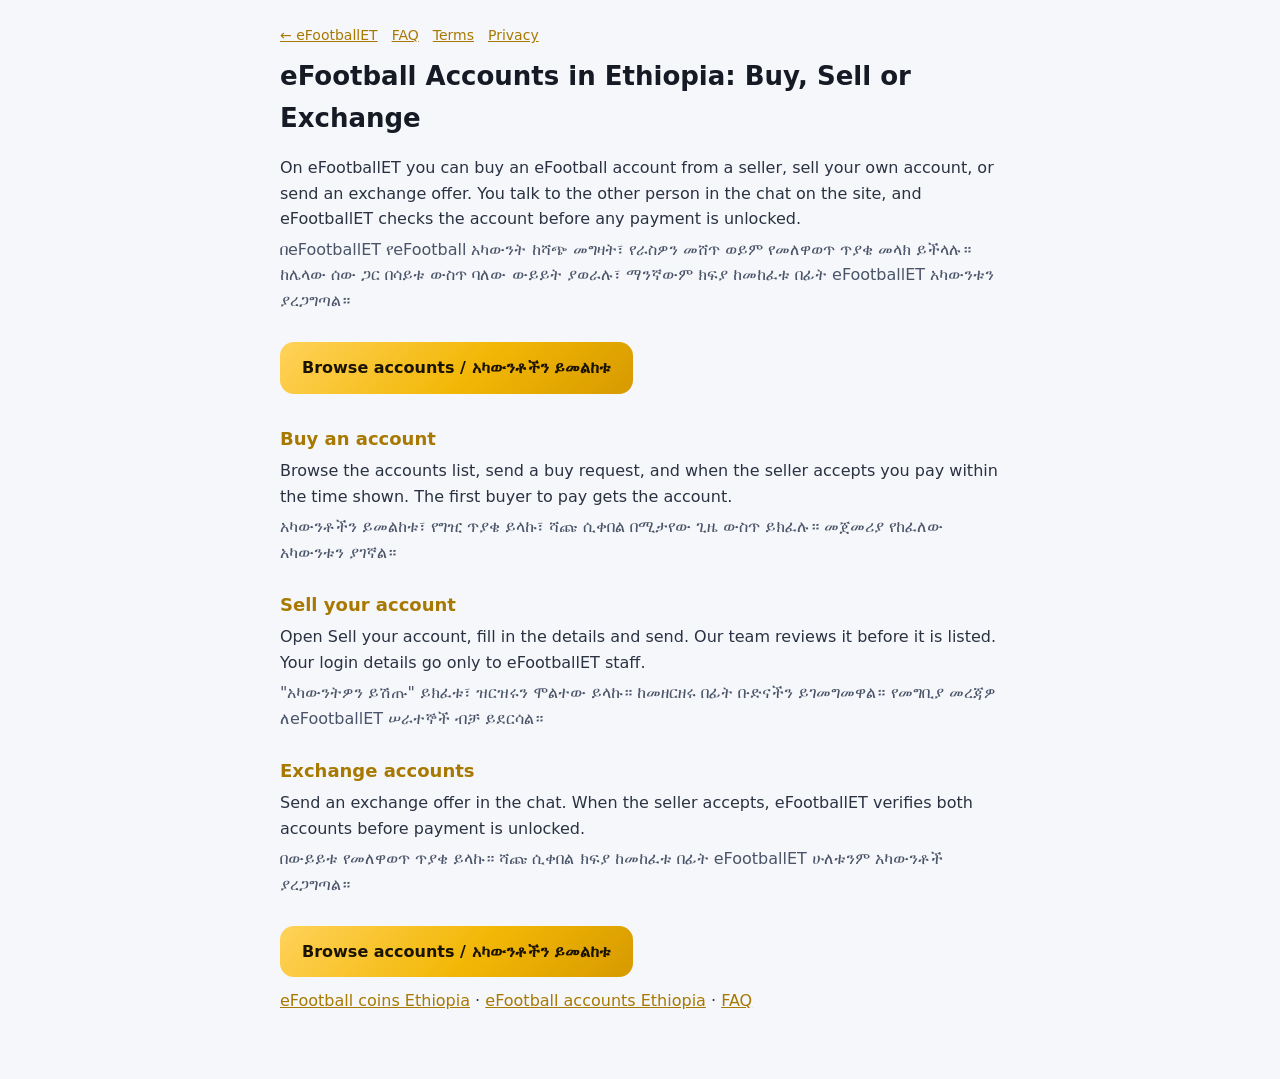
<file: efootball-accounts-ethiopia.html>
<!doctype html><html lang="en"><head><meta charset="utf-8"><meta name="viewport" content="width=device-width,initial-scale=1"><title>eFootball Accounts in Ethiopia: Buy, Sell or Exchange - eFootballET</title><meta name="description" content="Buy, sell or exchange eFootball accounts in Ethiopia. Chat with sellers inside the site, and eFootballET verifies the account before any payment."><link rel="canonical" href="https://efootballet.store/efootball-accounts-ethiopia.html"><meta name="robots" content="index,follow"><meta property="og:title" content="eFootball Accounts in Ethiopia: Buy, Sell or Exchange - eFootballET"><meta property="og:description" content="Buy, sell or exchange eFootball accounts in Ethiopia. Chat with sellers inside the site, and eFootballET verifies the account before any payment."><meta property="og:type" content="website"><style>:root{color-scheme:dark light}body{margin:0;background:#0b0f17;color:#e8ecf3;font:16px/1.6 system-ui,-apple-system,Segoe UI,Roboto,sans-serif}main{max-width:720px;margin:0 auto;padding:24px 18px 60px}h1{font-size:26px;margin:.2em 0 .6em}h2{font-size:18px;margin:1.4em 0 .2em;color:#F2B705}p{margin:.3em 0;color:#c9d0dd}.am{color:#aeb7c8;margin-bottom:.9em}a{color:#F2B705}.top{display:flex;gap:14px;flex-wrap:wrap;margin-bottom:10px;font-size:14px}@media(prefers-color-scheme:light){body{background:#f6f7fb;color:#151a24}p{color:#2a3242}.am{color:#4a5468}h2{color:#a87900}a{color:#a87900}}.cta{display:inline-block;margin:14px 0 6px;padding:13px 22px;border-radius:14px;background:linear-gradient(135deg,#FFD25A,#F2B705 55%,#D79A00);color:#1a1300!important;font-weight:800;text-decoration:none}ul,ol{padding-left:20px;color:#c9d0dd;margin:.3em 0}li{margin:.25em 0}@media(prefers-color-scheme:light){ul,ol{color:#2a3242}}</style></head><body><main><div class="top"><a href="/">&larr; eFootballET</a><a href="/faq.html">FAQ</a><a href="/terms.html">Terms</a><a href="/privacy.html">Privacy</a></div><h1>eFootball Accounts in Ethiopia: Buy, Sell or Exchange</h1><p>On eFootballET you can buy an eFootball account from a seller, sell your own account, or send an exchange offer. You talk to the other person in the chat on the site, and eFootballET checks the account before any payment is unlocked.</p><p class="am">በeFootballET የeFootball አካውንት ከሻጭ መግዛት፣ የራስዎን መሸጥ ወይም የመለዋወጥ ጥያቄ መላክ ይችላሉ። ከሌላው ሰው ጋር በሳይቱ ውስጥ ባለው ውይይት ያወራሉ፣ ማንኛውም ክፍያ ከመከፈቱ በፊት eFootballET አካውንቱን ያረጋግጣል።</p><a class="cta" href="/">Browse accounts / አካውንቶችን ይመልከቱ</a><h2>Buy an account</h2><p>Browse the accounts list, send a buy request, and when the seller accepts you pay within the time shown. The first buyer to pay gets the account.</p><p class="am">አካውንቶችን ይመልከቱ፣ የግዢ ጥያቄ ይላኩ፣ ሻጩ ሲቀበል በሚታየው ጊዜ ውስጥ ይክፈሉ። መጀመሪያ የከፈለው አካውንቱን ያገኛል።</p><h2>Sell your account</h2><p>Open Sell your account, fill in the details and send. Our team reviews it before it is listed. Your login details go only to eFootballET staff.</p><p class="am">"አካውንትዎን ይሽጡ" ይክፈቱ፣ ዝርዝሩን ሞልተው ይላኩ። ከመዘርዘሩ በፊት ቡድናችን ይገመግመዋል። የመግቢያ መረጃዎ ለeFootballET ሠራተኞች ብቻ ይደርሳል።</p><h2>Exchange accounts</h2><p>Send an exchange offer in the chat. When the seller accepts, eFootballET verifies both accounts before payment is unlocked.</p><p class="am">በውይይቱ የመለዋወጥ ጥያቄ ይላኩ። ሻጩ ሲቀበል ክፍያ ከመከፈቱ በፊት eFootballET ሁለቱንም አካውንቶች ያረጋግጣል።</p><a class="cta" href="/">Browse accounts / አካውንቶችን ይመልከቱ</a><p><a href="/efootball-coins-ethiopia.html">eFootball coins Ethiopia</a> &middot; <a href="/efootball-accounts-ethiopia.html">eFootball accounts Ethiopia</a> &middot; <a href="/faq.html">FAQ</a></p></main></body></html>
</file>
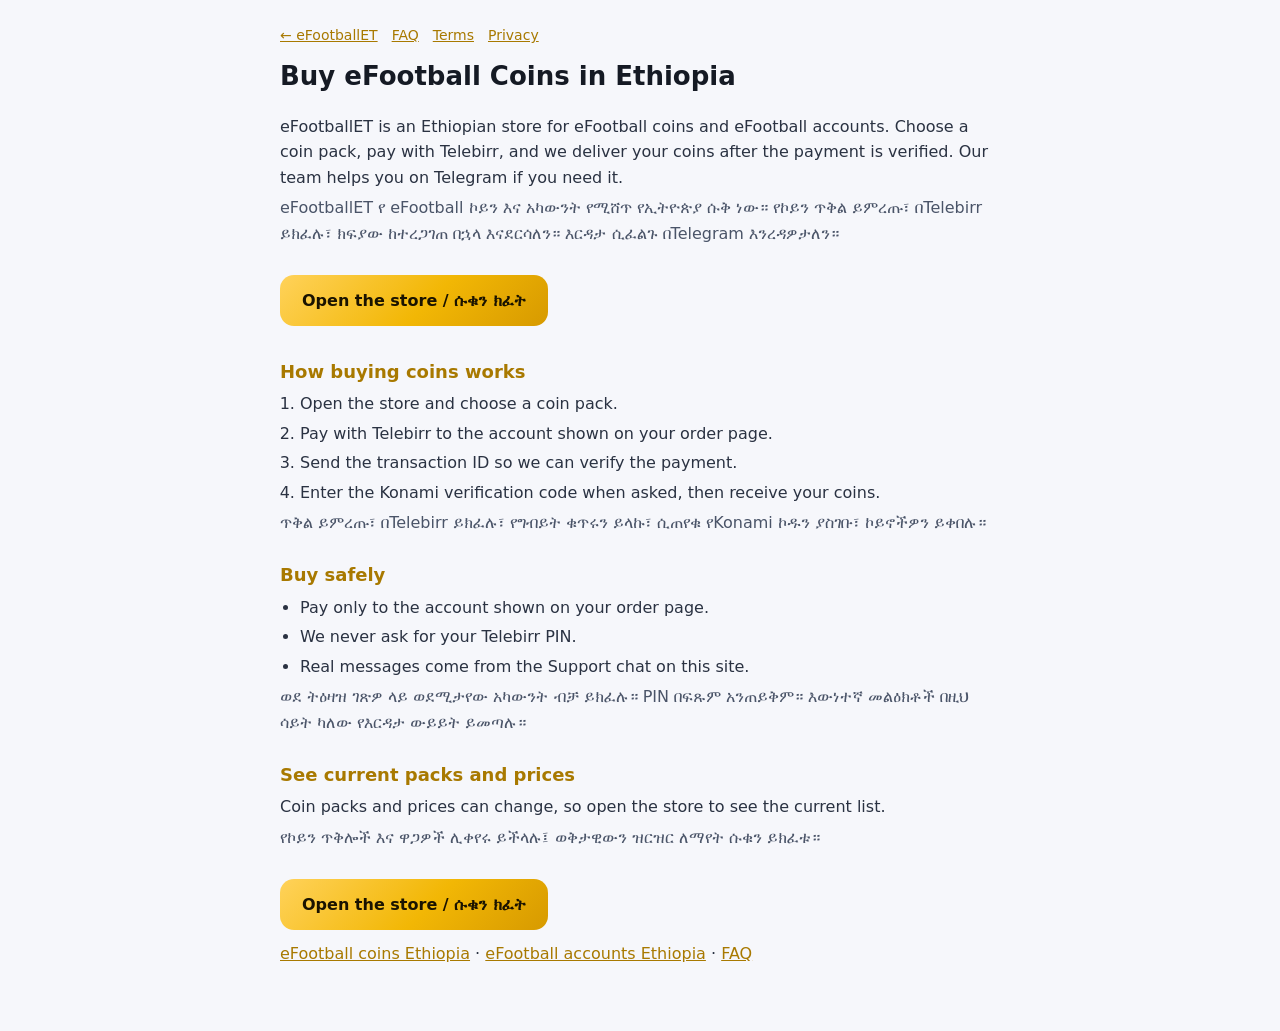
<file: efootball-coins-ethiopia.html>
<!doctype html><html lang="en"><head><meta charset="utf-8"><meta name="viewport" content="width=device-width,initial-scale=1"><title>Buy eFootball Coins in Ethiopia - eFootballET</title><meta name="description" content="Buy eFootball coins in Ethiopia. Choose a coin pack, pay with Telebirr and get your coins after payment is verified. Telegram support."><link rel="canonical" href="https://efootballet.store/efootball-coins-ethiopia.html"><meta name="robots" content="index,follow"><meta property="og:title" content="Buy eFootball Coins in Ethiopia - eFootballET"><meta property="og:description" content="Buy eFootball coins in Ethiopia. Choose a coin pack, pay with Telebirr and get your coins after payment is verified. Telegram support."><meta property="og:type" content="website"><style>:root{color-scheme:dark light}body{margin:0;background:#0b0f17;color:#e8ecf3;font:16px/1.6 system-ui,-apple-system,Segoe UI,Roboto,sans-serif}main{max-width:720px;margin:0 auto;padding:24px 18px 60px}h1{font-size:26px;margin:.2em 0 .6em}h2{font-size:18px;margin:1.4em 0 .2em;color:#F2B705}p{margin:.3em 0;color:#c9d0dd}.am{color:#aeb7c8;margin-bottom:.9em}a{color:#F2B705}.top{display:flex;gap:14px;flex-wrap:wrap;margin-bottom:10px;font-size:14px}@media(prefers-color-scheme:light){body{background:#f6f7fb;color:#151a24}p{color:#2a3242}.am{color:#4a5468}h2{color:#a87900}a{color:#a87900}}.cta{display:inline-block;margin:14px 0 6px;padding:13px 22px;border-radius:14px;background:linear-gradient(135deg,#FFD25A,#F2B705 55%,#D79A00);color:#1a1300!important;font-weight:800;text-decoration:none}ul,ol{padding-left:20px;color:#c9d0dd;margin:.3em 0}li{margin:.25em 0}@media(prefers-color-scheme:light){ul,ol{color:#2a3242}}</style></head><body><main><div class="top"><a href="/">&larr; eFootballET</a><a href="/faq.html">FAQ</a><a href="/terms.html">Terms</a><a href="/privacy.html">Privacy</a></div><h1>Buy eFootball Coins in Ethiopia</h1><p>eFootballET is an Ethiopian store for eFootball coins and eFootball accounts. Choose a coin pack, pay with Telebirr, and we deliver your coins after the payment is verified. Our team helps you on Telegram if you need it.</p><p class="am">eFootballET የ eFootball ኮይን እና አካውንት የሚሸጥ የኢትዮጵያ ሱቅ ነው። የኮይን ጥቅል ይምረጡ፣ በTelebirr ይክፈሉ፣ ክፍያው ከተረጋገጠ በኋላ እናደርሳለን። እርዳታ ሲፈልጉ በTelegram እንረዳዎታለን።</p><a class="cta" href="/">Open the store / ሱቁን ክፈት</a><h2>How buying coins works</h2><ol><li>Open the store and choose a coin pack.</li><li>Pay with Telebirr to the account shown on your order page.</li><li>Send the transaction ID so we can verify the payment.</li><li>Enter the Konami verification code when asked, then receive your coins.</li></ol><p class="am">ጥቅል ይምረጡ፣ በTelebirr ይክፈሉ፣ የግብይት ቁጥሩን ይላኩ፣ ሲጠየቁ የKonami ኮዱን ያስገቡ፣ ኮይኖችዎን ይቀበሉ።</p><h2>Buy safely</h2><ul><li>Pay only to the account shown on your order page.</li><li>We never ask for your Telebirr PIN.</li><li>Real messages come from the Support chat on this site.</li></ul><p class="am">ወደ ትዕዛዝ ገጽዎ ላይ ወደሚታየው አካውንት ብቻ ይክፈሉ። PIN በፍጹም አንጠይቅም። እውነተኛ መልዕክቶች በዚህ ሳይት ካለው የእርዳታ ውይይት ይመጣሉ።</p><h2>See current packs and prices</h2><p>Coin packs and prices can change, so open the store to see the current list.</p><p class="am">የኮይን ጥቅሎች እና ዋጋዎች ሊቀየሩ ይችላሉ፤ ወቅታዊውን ዝርዝር ለማየት ሱቁን ይክፈቱ።</p><a class="cta" href="/">Open the store / ሱቁን ክፈት</a><p><a href="/efootball-coins-ethiopia.html">eFootball coins Ethiopia</a> &middot; <a href="/efootball-accounts-ethiopia.html">eFootball accounts Ethiopia</a> &middot; <a href="/faq.html">FAQ</a></p></main></body></html>
</file>
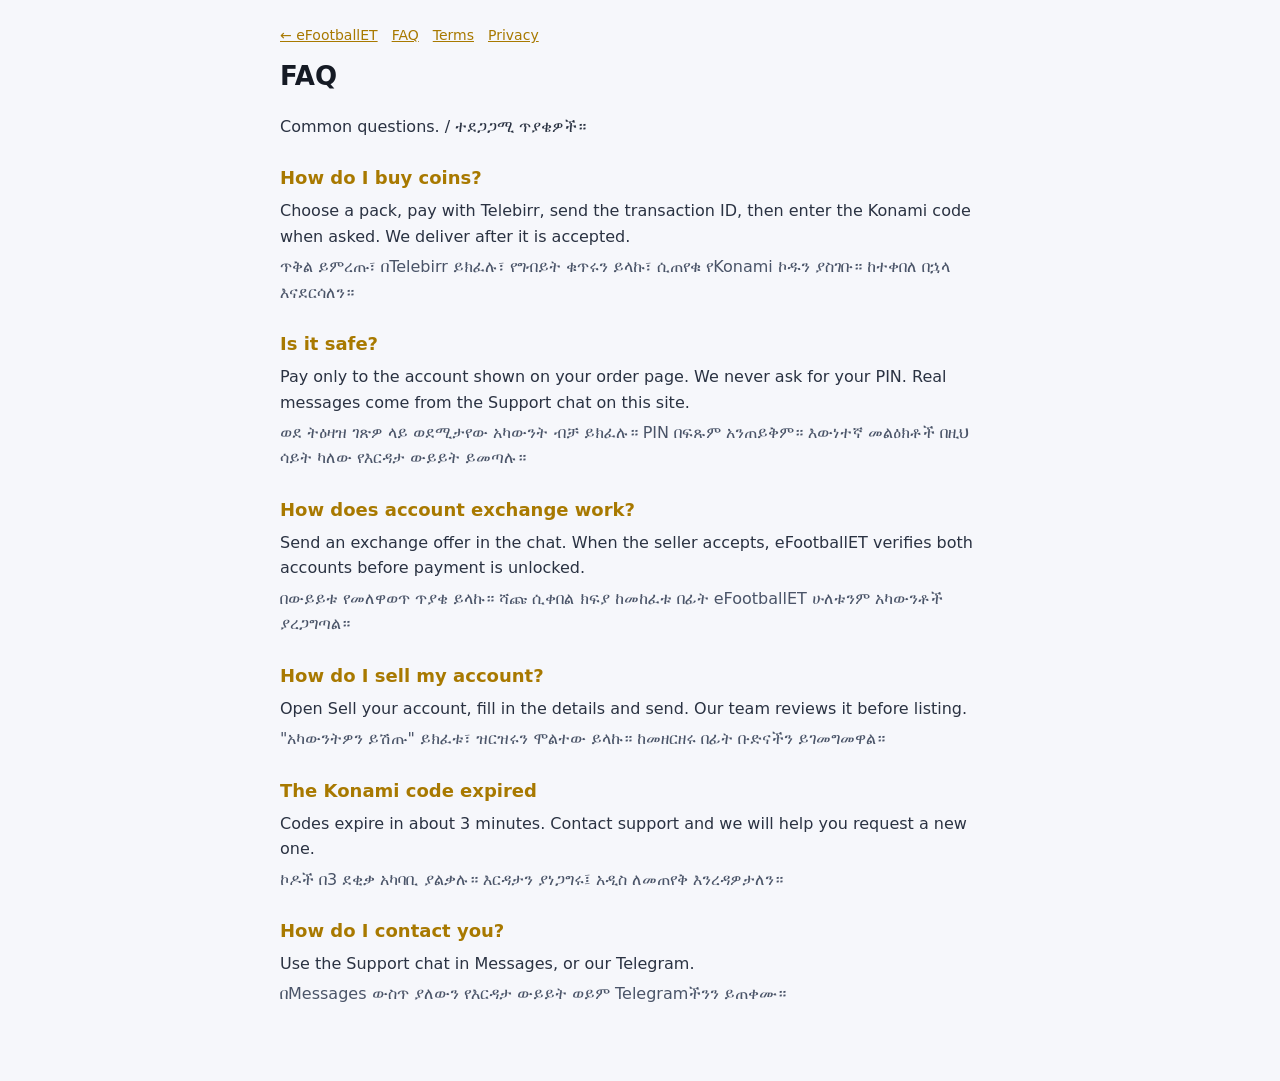
<file: faq.html>
<!doctype html><html lang="en"><head><meta charset="utf-8"><meta name="viewport" content="width=device-width,initial-scale=1"><title>FAQ - eFootballET</title><meta name="robots" content="index,follow"><style>:root{color-scheme:dark light}body{margin:0;background:#0b0f17;color:#e8ecf3;font:16px/1.6 system-ui,-apple-system,Segoe UI,Roboto,sans-serif}main{max-width:720px;margin:0 auto;padding:24px 18px 60px}h1{font-size:26px;margin:.2em 0 .6em}h2{font-size:18px;margin:1.4em 0 .2em;color:#F2B705}p{margin:.3em 0;color:#c9d0dd}.am{color:#aeb7c8;margin-bottom:.9em}a{color:#F2B705}.top{display:flex;gap:14px;flex-wrap:wrap;margin-bottom:10px;font-size:14px}@media(prefers-color-scheme:light){body{background:#f6f7fb;color:#151a24}p{color:#2a3242}.am{color:#4a5468}h2{color:#a87900}a{color:#a87900}}</style><link rel="canonical" href="https://efootballet.store/faq.html"><script type="application/ld+json">{"@context": "https://schema.org", "@type": "FAQPage", "mainEntity": [{"@type": "Question", "name": "How do I buy coins?", "acceptedAnswer": {"@type": "Answer", "text": "Choose a pack, pay with Telebirr, send the transaction ID, then enter the Konami code when asked. We deliver after it is accepted."}}, {"@type": "Question", "name": "Is it safe?", "acceptedAnswer": {"@type": "Answer", "text": "Pay only to the account shown on your order page. We never ask for your PIN. Real messages come from the Support chat on this site."}}, {"@type": "Question", "name": "How does account exchange work?", "acceptedAnswer": {"@type": "Answer", "text": "Send an exchange offer in the chat. When the seller accepts, eFootballET verifies both accounts before payment is unlocked."}}, {"@type": "Question", "name": "How do I sell my account?", "acceptedAnswer": {"@type": "Answer", "text": "Open Sell your account, fill in the details and send. Our team reviews it before listing."}}, {"@type": "Question", "name": "The Konami code expired", "acceptedAnswer": {"@type": "Answer", "text": "Codes expire in about 3 minutes. Contact support and we will help you request a new one."}}, {"@type": "Question", "name": "How do I contact you?", "acceptedAnswer": {"@type": "Answer", "text": "Use the Support chat in Messages, or our Telegram."}}]}</script></head><body><main><div class="top"><a href="/">&larr; eFootballET</a><a href="/faq.html">FAQ</a><a href="/terms.html">Terms</a><a href="/privacy.html">Privacy</a></div><h1>FAQ</h1><p>Common questions. / ተደጋጋሚ ጥያቄዎች።</p><h2>How do I buy coins?</h2><p>Choose a pack, pay with Telebirr, send the transaction ID, then enter the Konami code when asked. We deliver after it is accepted.</p><p class="am">ጥቅል ይምረጡ፣ በTelebirr ይክፈሉ፣ የግብይት ቁጥሩን ይላኩ፣ ሲጠየቁ የKonami ኮዱን ያስገቡ። ከተቀበለ በኋላ እናደርሳለን።</p><h2>Is it safe?</h2><p>Pay only to the account shown on your order page. We never ask for your PIN. Real messages come from the Support chat on this site.</p><p class="am">ወደ ትዕዛዝ ገጽዎ ላይ ወደሚታየው አካውንት ብቻ ይክፈሉ። PIN በፍጹም አንጠይቅም። እውነተኛ መልዕክቶች በዚህ ሳይት ካለው የእርዳታ ውይይት ይመጣሉ።</p><h2>How does account exchange work?</h2><p>Send an exchange offer in the chat. When the seller accepts, eFootballET verifies both accounts before payment is unlocked.</p><p class="am">በውይይቱ የመለዋወጥ ጥያቄ ይላኩ። ሻጩ ሲቀበል ክፍያ ከመከፈቱ በፊት eFootballET ሁለቱንም አካውንቶች ያረጋግጣል።</p><h2>How do I sell my account?</h2><p>Open Sell your account, fill in the details and send. Our team reviews it before listing.</p><p class="am">"አካውንትዎን ይሽጡ" ይክፈቱ፣ ዝርዝሩን ሞልተው ይላኩ። ከመዘርዘሩ በፊት ቡድናችን ይገመግመዋል።</p><h2>The Konami code expired</h2><p>Codes expire in about 3 minutes. Contact support and we will help you request a new one.</p><p class="am">ኮዶች በ3 ደቂቃ አካባቢ ያልቃሉ። እርዳታን ያነጋግሩ፤ አዲስ ለመጠየቅ እንረዳዎታለን።</p><h2>How do I contact you?</h2><p>Use the Support chat in Messages, or our Telegram.</p><p class="am">በMessages ውስጥ ያለውን የእርዳታ ውይይት ወይም Telegramችንን ይጠቀሙ።</p></main></body></html>
</file>
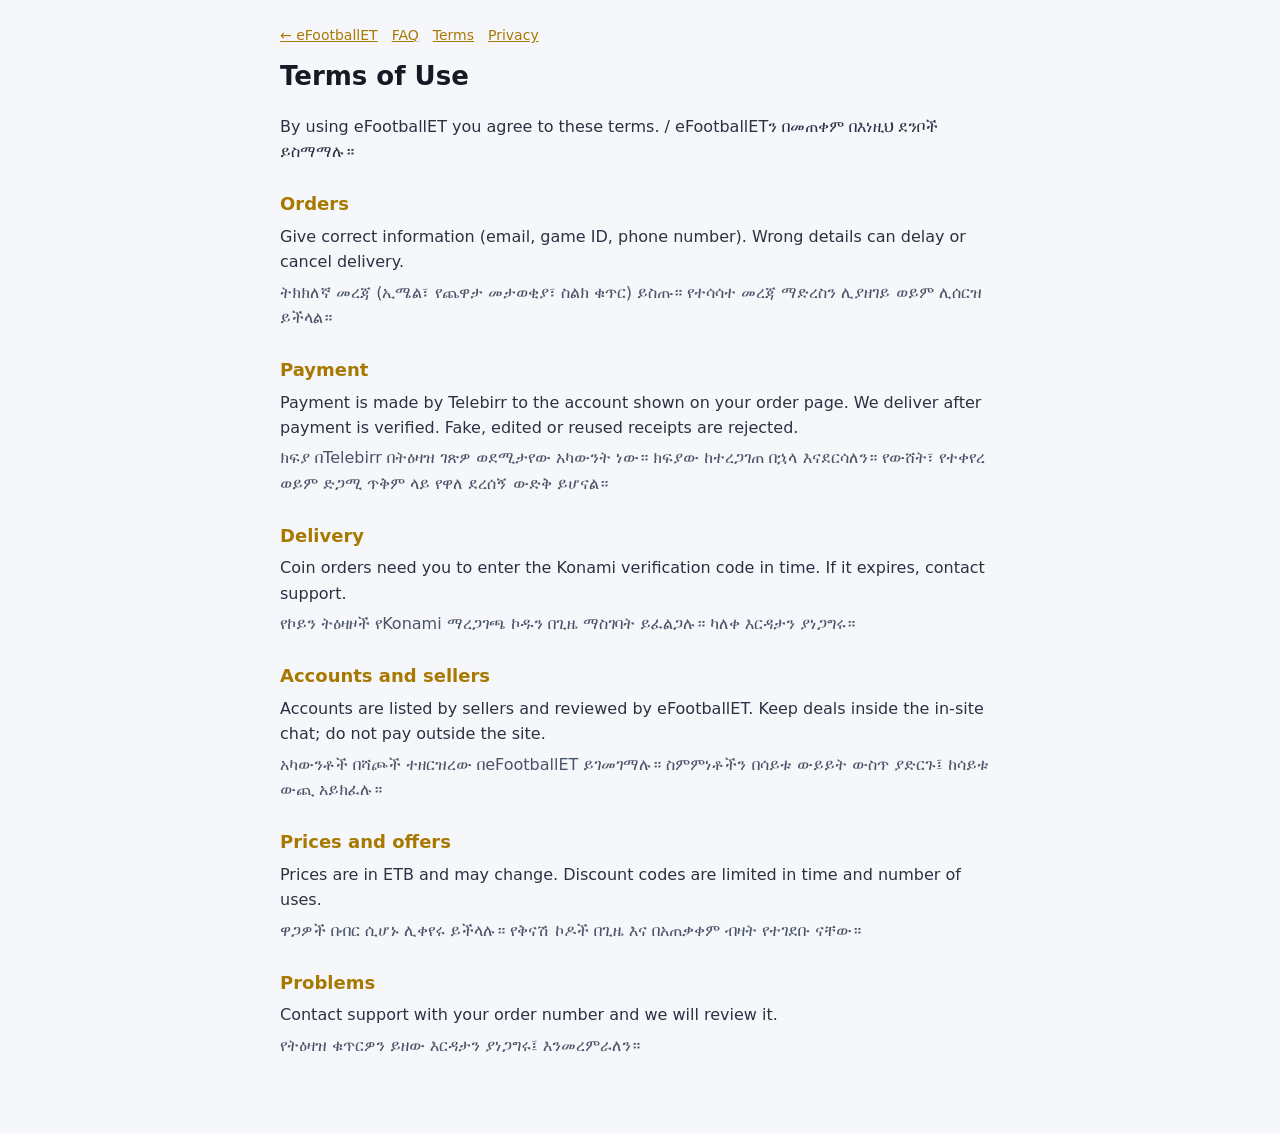
<file: terms.html>
<!doctype html><html lang="en"><head><meta charset="utf-8"><meta name="viewport" content="width=device-width,initial-scale=1"><title>Terms of Use - eFootballET</title><meta name="robots" content="index,follow"><style>:root{color-scheme:dark light}body{margin:0;background:#0b0f17;color:#e8ecf3;font:16px/1.6 system-ui,-apple-system,Segoe UI,Roboto,sans-serif}main{max-width:720px;margin:0 auto;padding:24px 18px 60px}h1{font-size:26px;margin:.2em 0 .6em}h2{font-size:18px;margin:1.4em 0 .2em;color:#F2B705}p{margin:.3em 0;color:#c9d0dd}.am{color:#aeb7c8;margin-bottom:.9em}a{color:#F2B705}.top{display:flex;gap:14px;flex-wrap:wrap;margin-bottom:10px;font-size:14px}@media(prefers-color-scheme:light){body{background:#f6f7fb;color:#151a24}p{color:#2a3242}.am{color:#4a5468}h2{color:#a87900}a{color:#a87900}}</style></head><body><main><div class="top"><a href="/">&larr; eFootballET</a><a href="/faq.html">FAQ</a><a href="/terms.html">Terms</a><a href="/privacy.html">Privacy</a></div><h1>Terms of Use</h1><p>By using eFootballET you agree to these terms. / eFootballETን በመጠቀም በእነዚህ ደንቦች ይስማማሉ።</p><h2>Orders</h2><p>Give correct information (email, game ID, phone number). Wrong details can delay or cancel delivery.</p><p class="am">ትክክለኛ መረጃ (ኢሜል፣ የጨዋታ መታወቂያ፣ ስልክ ቁጥር) ይስጡ። የተሳሳተ መረጃ ማድረስን ሊያዘገይ ወይም ሊሰርዝ ይችላል።</p><h2>Payment</h2><p>Payment is made by Telebirr to the account shown on your order page. We deliver after payment is verified. Fake, edited or reused receipts are rejected.</p><p class="am">ክፍያ በTelebirr በትዕዛዝ ገጽዎ ወደሚታየው አካውንት ነው። ክፍያው ከተረጋገጠ በኋላ እናደርሳለን። የውሸት፣ የተቀየረ ወይም ድጋሚ ጥቅም ላይ የዋለ ደረሰኝ ውድቅ ይሆናል።</p><h2>Delivery</h2><p>Coin orders need you to enter the Konami verification code in time. If it expires, contact support.</p><p class="am">የኮይን ትዕዛዞች የKonami ማረጋገጫ ኮዱን በጊዜ ማስገባት ይፈልጋሉ። ካለቀ እርዳታን ያነጋግሩ።</p><h2>Accounts and sellers</h2><p>Accounts are listed by sellers and reviewed by eFootballET. Keep deals inside the in-site chat; do not pay outside the site.</p><p class="am">አካውንቶች በሻጮች ተዘርዝረው በeFootballET ይገመገማሉ። ስምምነቶችን በሳይቱ ውይይት ውስጥ ያድርጉ፤ ከሳይቱ ውጪ አይክፈሉ።</p><h2>Prices and offers</h2><p>Prices are in ETB and may change. Discount codes are limited in time and number of uses.</p><p class="am">ዋጋዎች በብር ሲሆኑ ሊቀየሩ ይችላሉ። የቅናሽ ኮዶች በጊዜ እና በአጠቃቀም ብዛት የተገደቡ ናቸው።</p><h2>Problems</h2><p>Contact support with your order number and we will review it.</p><p class="am">የትዕዛዝ ቁጥርዎን ይዘው እርዳታን ያነጋግሩ፤ እንመረምራለን።</p></main></body></html>
</file>
